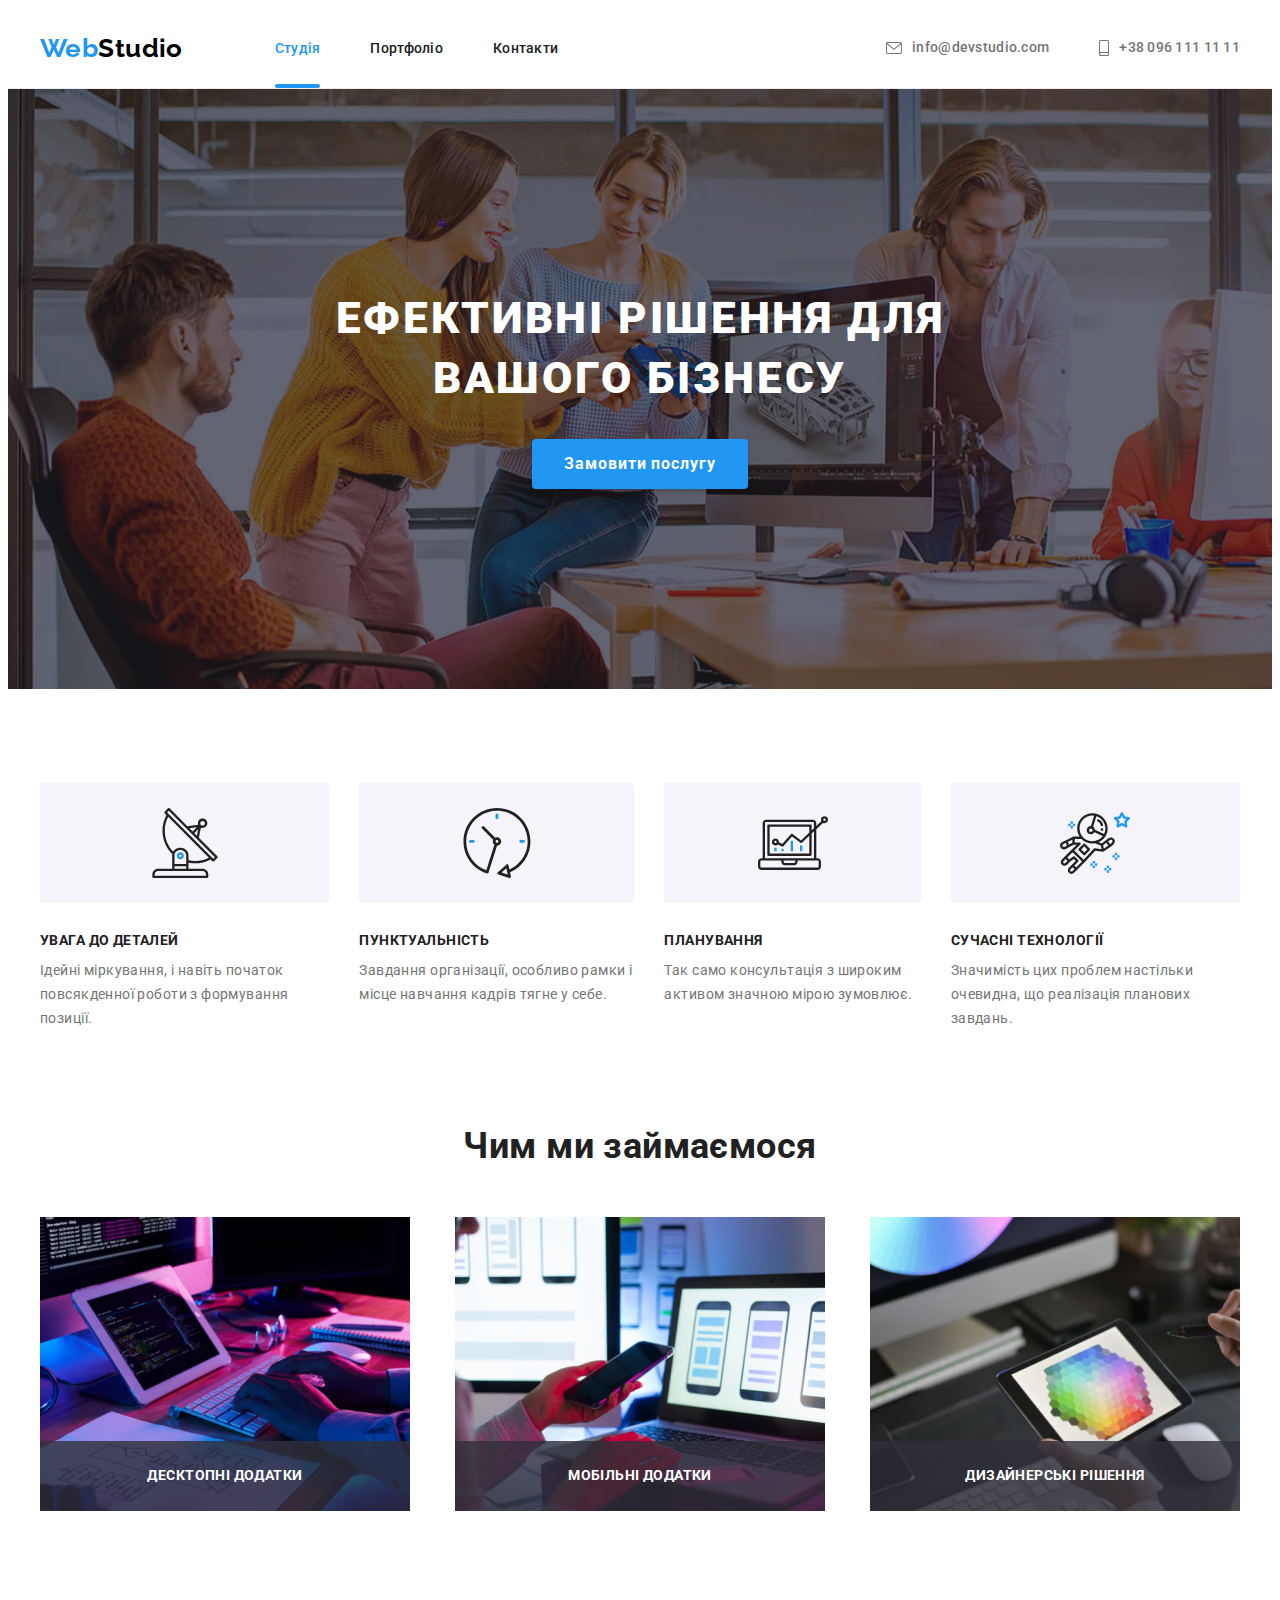
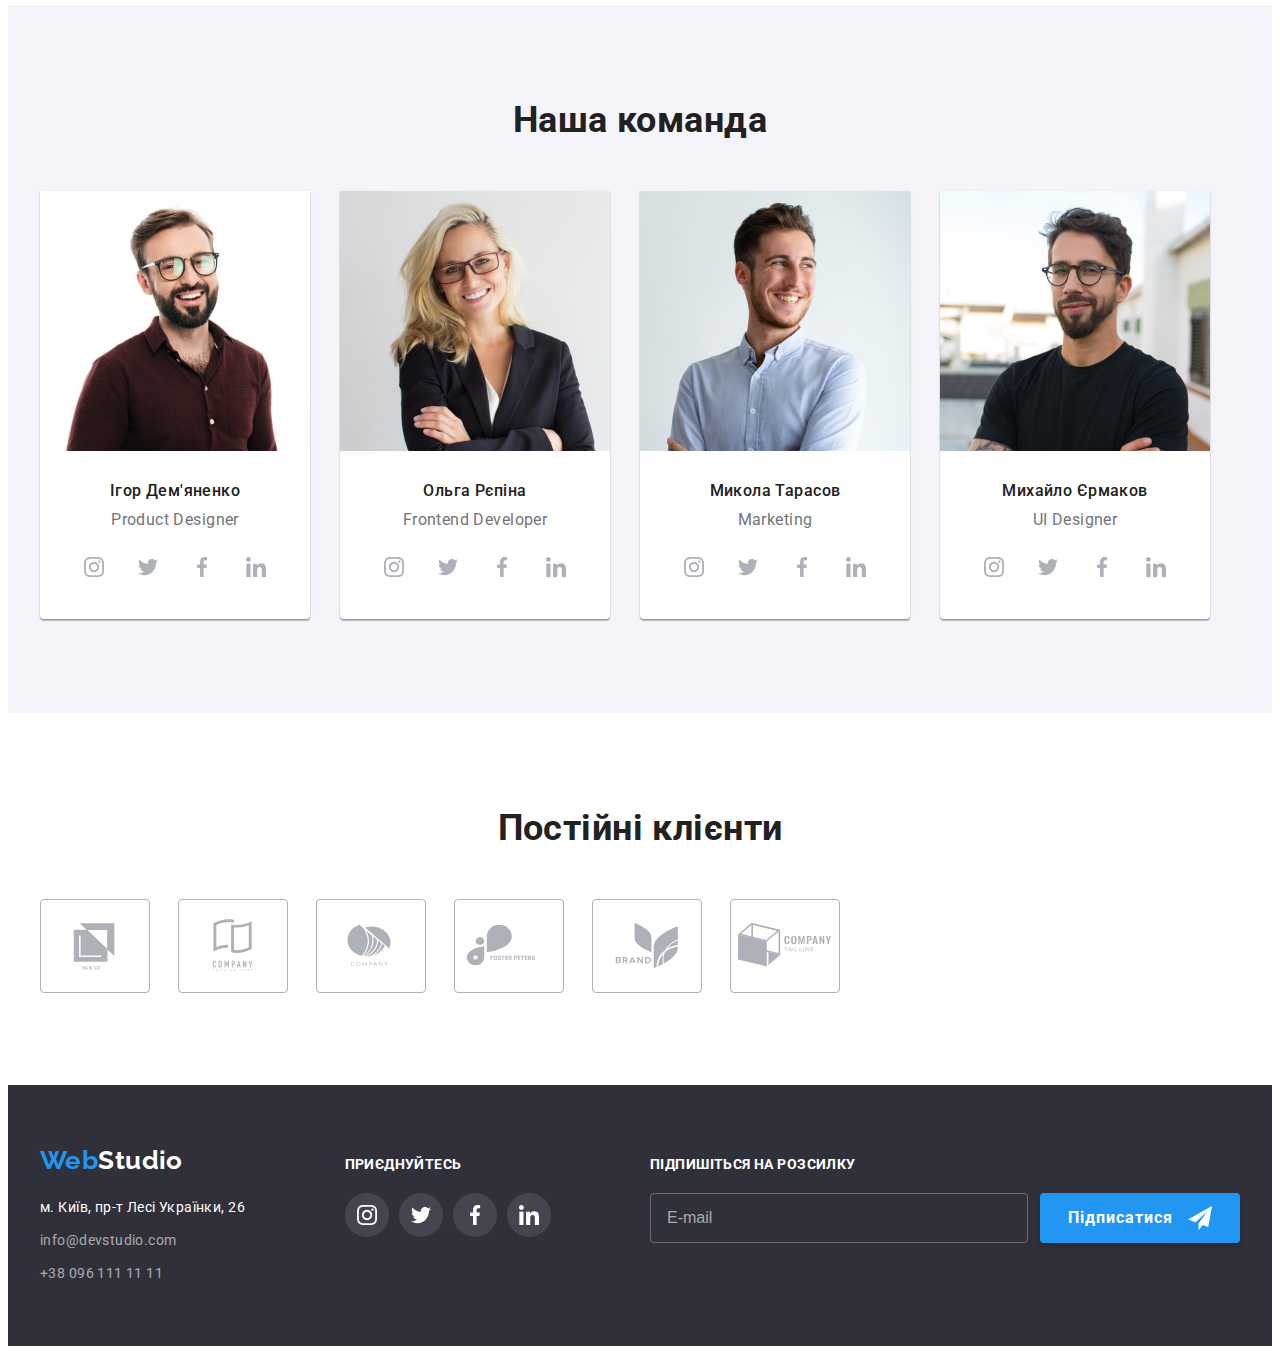
<file: index.html>
<!DOCTYPE html>
<html lang="uk">
  <head>
    <meta charset="UTF-8" />
    <meta http-equiv="X-UA-Compatible" content="IE=edge" />
    <meta name="viewport" content="width=device-width, initial-scale=1.0" />
    <title>Web Studio</title>
    <link rel="preconnect" href="https://fonts.googleapis.com" />
    <link rel="preconnect" href="https://fonts.gstatic.com" crossorigin />
    <link
      href="https://fonts.googleapis.com/css2?family=Raleway:wght@700&family=Roboto:wght@400;500;700;900&display=swap"
      rel="stylesheet"
    />
    <link
      rel="stylesheet"
      href="https://cdnjs.cloudflare.com/ajax/libs/modern-normalize/1.1.0/modern-normalize.min.css"
      integrity="sha512-wpPYUAdjBVSE4KJnH1VR1HeZfpl1ub8YT/NKx4PuQ5NmX2tKuGu6U/JRp5y+Y8XG2tV+wKQpNHVUX03MfMFn9Q=="
      crossorigin="anonymous"
      referrerpolicy="no-referrer"
    />
    <link rel="stylesheet" href="./css/style.css" />
  </head>
  <body>
    <header class="header">
      <div class="container">
        <nav class="nav">
          <a class="link logo-link header-link" href="./index.html"
            ><span class="logo-accent-color">Web</span>Studio</a
          >
          <ul class="list nav-list">
            <li class="item">
              <a class="link nav-link current-link" href="./index.html"
                >Студія</a
              >
            </li>
            <li class="item">
              <a class="link nav-link" href="./portfolio.html">Портфоліо</a>
            </li>
            <li class="item">
              <a class="link nav-link" href="#contacts">Контакти</a>
            </li>
          </ul>
        </nav>
        <ul class="list contact-list">
          <li class="item">
            <a class="link contact-link" href="mailto:info@devstudio.com">
              <svg class="contact-icon" width="16" height="12">
                <use href="./images/icons.svg#envelope"></use>
              </svg>
              info@devstudio.com
            </a>
          </li>
          <li class="item">
            <a class="link contact-link" href="tel:+380961111111">
              <svg class="contact-icon" width="10" height="16">
                <use href="./images/icons.svg#phone"></use>
              </svg>
              +38 096 111 11 11
            </a>
          </li>
        </ul>
      </div>
    </header>
    <main>
      <!-- hero -->
      <section class="hero">
        <h1 class="hero-title">Ефективні рішення для вашого бізнесу</h1>
        <button class="hero-btn" type="button" data-modal-open>
          Замовити послугу
        </button>
      </section>
      <!-- benefits-->
      <section class="section benefits">
        <div class="container">
          <h2 class="section-title visually-hidden">Наші переваги</h2>
          <ul class="list benefits-list">
            <li class="benefits-item">
              <div class="benefits-block-icon">
                <svg width="70" height="70">
                  <use href="./images/icons.svg#antenna"></use>
                </svg>
              </div>
              <h3 class="benefits-title">Увага до деталей</h3>
              <p class="benefits-text">
                Ідейні міркування, і навіть початок повсякденної роботи з
                формування позиції.
              </p>
            </li>
            <li class="benefits-item">
              <div class="benefits-block-icon">
                <svg width="70" height="70">
                  <use href="./images/icons.svg#clock"></use>
                </svg>
              </div>
              <h3 class="benefits-title">Пунктуальність</h3>
              <p class="benefits-text">
                Завдання організації, особливо рамки і місце навчання кадрів
                тягне у себе.
              </p>
            </li>
            <li class="benefits-item">
              <div class="benefits-block-icon">
                <svg width="70" height="70">
                  <use href="./images/icons.svg#diagram"></use>
                </svg>
              </div>
              <h3 class="benefits-title">Планування</h3>
              <p class="benefits-text">
                Так само консультація з широким активом значною мірою зумовлює.
              </p>
            </li>
            <li class="benefits-item">
              <div class="benefits-block-icon">
                <svg width="70" height="70">
                  <use href="./images/icons.svg#astronaut"></use>
                </svg>
              </div>
              <h3 class="benefits-title">Сучасні технології</h3>
              <p class="benefits-text">
                Значимість цих проблем настільки очевидна, що реалізація
                планових завдань.
              </p>
            </li>
          </ul>
        </div>
      </section>
      <!-- work -->
      <section class="section work">
        <div class="container">
          <h2 class="section-title">Чим ми займаємося</h2>
          <ul class="list work-list">
            <li class="work-item">
              <img
                src="./images/work/box1.jpg"
                alt="Ноутбук"
                width="370"
                height="294"
              />
              <p class="work-overflow-text">Десктопні додатки</p>
            </li>
            <li class="work-item">
              <img
                src="./images/work/box2.jpg"
                alt="Телефон"
                width="370"
                height="294"
              />
              <p class="work-overflow-text">Мобільні додатки</p>
            </li>
            <li class="work-item">
              <img
                src="./images/work/box3.jpg"
                alt="Планшет"
                width="370"
                height="294"
              />
              <p class="work-overflow-text">Дизайнерські рішення</p>
            </li>
          </ul>
        </div>
      </section>
      <!-- team -->
      <section class="section team">
        <div class="container">
          <h2 class="section-title">Наша команда</h2>
          <ul class="list team-list">
            <li class="team-item">
              <img
                src="./images/team/img1.jpg"
                alt="Чоловік посміхається"
                width="270"
                height="260"
              />
              <h3 class="team-title">Ігор Дем'яненко</h3>
              <p class="team-text" lang="en">Product Designer</p>
              <ul class="list social-list-icon">
                <li class="social-item-icon">
                  <a
                    class="social-link"
                    href="https://www.instagram.com/"
                    target="_blank"
                    rel="noopener noreferrer"
                  >
                    <svg class="emblem social-emblem" width="20" height="20">
                      <use href="./images/icons.svg#instagram"></use>
                    </svg>
                  </a>
                </li>
                <li class="social-item-icon">
                  <a
                    class="social-link"
                    href="https://twitter.com/"
                    target="_blank"
                    rel="noopener noreferrer"
                  >
                    <svg class="emblem social-emblem" width="20" height="20">
                      <use href="./images/icons.svg#twitter"></use>
                    </svg>
                  </a>
                </li>
                <li class="social-item-icon">
                  <a
                    class="social-link"
                    href="https://uk-ua.facebook.com/"
                    target="_blank"
                    rel="noopener noreferrer"
                  >
                    <svg class="emblem social-emblem" width="20" height="20">
                      <use href="./images/icons.svg#facebook"></use>
                    </svg>
                  </a>
                </li>
                <li class="social-item-icon">
                  <a
                    class="social-link"
                    href="https://ua.linkedin.com/"
                    target="_blank"
                    rel="noopener noreferrer"
                  >
                    <svg class="emblem social-emblem" width="20" height="20">
                      <use href="./images/icons.svg#linkedin"></use>
                    </svg>
                  </a>
                </li>
              </ul>
            </li>
            <li class="team-item">
              <img
                src="./images/team/img2.jpg"
                alt="Дівчина посміхається"
                width="270"
                height="260"
              />
              <h3 class="team-title">Ольга Рєпіна</h3>
              <p class="team-text" lang="en">Frontend Developer</p>
              <ul class="list social-list-icon">
                <li class="social-item-icon">
                  <a
                    class="social-link"
                    href="https://www.instagram.com/"
                    target="_blank"
                    rel="noopener noreferrer"
                  >
                    <svg class="emblem social-emblem" width="20" height="20">
                      <use href="./images/icons.svg#instagram"></use>
                    </svg>
                  </a>
                </li>
                <li class="social-item-icon">
                  <a
                    class="social-link"
                    href="https://twitter.com/"
                    target="_blank"
                    rel="noopener noreferrer"
                  >
                    <svg class="emblem social-emblem" width="20" height="20">
                      <use href="./images/icons.svg#twitter"></use>
                    </svg>
                  </a>
                </li>
                <li class="social-item-icon">
                  <a
                    class="social-link"
                    href="https://uk-ua.facebook.com/"
                    target="_blank"
                    rel="noopener noreferrer"
                  >
                    <svg class="emblem social-emblem" width="20" height="20">
                      <use href="./images/icons.svg#facebook"></use>
                    </svg>
                  </a>
                </li>
                <li class="social-item-icon">
                  <a
                    class="social-link"
                    href="https://ua.linkedin.com/"
                    target="_blank"
                    rel="noopener noreferrer"
                  >
                    <svg class="emblem social-emblem" width="20" height="20">
                      <use href="./images/icons.svg#linkedin"></use>
                    </svg>
                  </a>
                </li>
              </ul>
            </li>
            <li class="team-item">
              <img
                src="./images/team/img3.jpg"
                alt="Чоловік посміхається"
                width="270"
                height="260"
              />
              <h3 class="team-title">Микола Тарасов</h3>
              <p class="team-text" lang="en">Marketing</p>
              <ul class="list social-list-icon">
                <li class="social-item-icon">
                  <a
                    class="social-link"
                    href="https://www.instagram.com/"
                    target="_blank"
                    rel="noopener noreferrer"
                  >
                    <svg class="emblem social-emblem" width="20" height="20">
                      <use href="./images/icons.svg#instagram"></use>
                    </svg>
                  </a>
                </li>
                <li class="social-item-icon">
                  <a
                    class="social-link"
                    href="https://twitter.com/"
                    target="_blank"
                    rel="noopener noreferrer"
                  >
                    <svg class="emblem social-emblem" width="20" height="20">
                      <use href="./images/icons.svg#twitter"></use>
                    </svg>
                  </a>
                </li>
                <li class="social-item-icon">
                  <a
                    class="social-link"
                    href="https://uk-ua.facebook.com/"
                    target="_blank"
                    rel="noopener noreferrer"
                  >
                    <svg class="emblem social-emblem" width="20" height="20">
                      <use href="./images/icons.svg#facebook"></use>
                    </svg>
                  </a>
                </li>
                <li class="social-item-icon">
                  <a
                    class="social-link"
                    href="https://ua.linkedin.com/"
                    target="_blank"
                    rel="noopener noreferrer"
                  >
                    <svg class="emblem social-emblem" width="20" height="20">
                      <use href="./images/icons.svg#linkedin"></use>
                    </svg>
                  </a>
                </li>
              </ul>
            </li>
            <li class="team-item">
              <img
                src="./images/team/img4.jpg"
                alt="Чоловік посміхається"
                width="270"
                height="260"
              />
              <h3 class="team-title">Михайло Єрмаков</h3>
              <p class="team-text" lang="en">UI Designer</p>
              <ul class="list social-list-icon">
                <li class="social-item-icon">
                  <a
                    class="social-link"
                    href="https://www.instagram.com/"
                    target="_blank"
                    rel="noopener noreferrer"
                  >
                    <svg class="emblem social-emblem" width="20" height="20">
                      <use href="./images/icons.svg#instagram"></use>
                    </svg>
                  </a>
                </li>
                <li class="social-item-icon">
                  <a
                    class="social-link"
                    href="https://twitter.com/"
                    target="_blank"
                    rel="noopener noreferrer"
                  >
                    <svg class="emblem social-emblem" width="20" height="20">
                      <use href="./images/icons.svg#twitter"></use>
                    </svg>
                  </a>
                </li>
                <li class="social-item-icon">
                  <a
                    class="social-link"
                    href="https://uk-ua.facebook.com/"
                    target="_blank"
                    rel="noopener noreferrer"
                  >
                    <svg class="emblem social-emblem" width="20" height="20">
                      <use href="./images/icons.svg#facebook"></use>
                    </svg>
                  </a>
                </li>
                <li class="social-item-icon">
                  <a
                    class="social-link"
                    href="https://ua.linkedin.com/"
                    target="_blank"
                    rel="noopener noreferrer"
                  >
                    <svg class="emblem social-emblem" width="20" height="20">
                      <use href="./images/icons.svg#linkedin"></use>
                    </svg>
                  </a>
                </li>
              </ul>
            </li>
          </ul>
        </div>
      </section>
      <!-- clients -->
      <section class="section clients">
        <div class="container">
          <h2 class="section-title">Постійні клієнти</h2>
          <ul class="list clients-list">
            <li class="clients-item">
              <a href="" class="clients-link">
                <svg class="emblem clients-emblem" width="106" height="60">
                  <use href="./images/icons.svg#logo-1"></use>
                </svg>
              </a>
            </li>
            <li class="clients-item">
              <a href="" class="clients-link">
                <svg class="emblem clients-emblem" width="106" height="60">
                  <use href="./images/icons.svg#logo-2"></use>
                </svg>
              </a>
            </li>
            <li class="clients-item">
              <a href="" class="clients-link">
                <svg class="emblem clients-emblem" width="106" height="60">
                  <use href="./images/icons.svg#logo-3"></use>
                </svg>
              </a>
            </li>
            <li class="clients-item">
              <a href="" class="clients-link">
                <svg class="emblem clients-emblem" width="106" height="60">
                  <use href="./images/icons.svg#logo-4"></use>
                </svg>
              </a>
            </li>
            <li class="clients-item">
              <a href="" class="clients-link">
                <svg class="emblem clients-emblem" width="106" height="60">
                  <use href="./images/icons.svg#logo-5"></use>
                </svg>
              </a>
            </li>
            <li class="clients-item">
              <a href="" class="clients-link">
                <svg class="emblem clients-emblem" width="106" height="60">
                  <use href="./images/icons.svg#logo-6"></use>
                </svg>
              </a>
            </li>
          </ul>
        </div>
      </section>
    </main>

    <footer class="footer">
      <div class="container footer-container">
        <div>
          <a class="link logo-link footer-logo" href="./index.html"
            ><span class="logo-accent-color">Web</span>Studio</a
          >
          <address id="contacts">
            <ul class="list address-list">
              <li class="address-item">
                <a
                  class="link address-link address-color"
                  href="https://goo.gl/maps/d6iccHRfaMmL4T6e6"
                  >м. Київ, пр-т Лесі Українки, 26</a
                >
              </li>
              <li class="address-item">
                <a class="link address-link" href="mailto:info@devstudio.com"
                  >info@devstudio.com</a
                >
              </li>
              <li class="address-item">
                <a class="link address-link" href="tel:+380961111111"
                  >+38 096 111 11 11</a
                >
              </li>
            </ul>
          </address>
        </div>
        <div class="footer-join-wrap">
          <b class="join">приєднуйтесь</b>
          <ul class="list social-list-icon">
            <li class="social-item-icon">
              <a
                class="social-link"
                href="https://www.instagram.com/"
                target="_blank"
                rel="noopener noreferrer"
              >
                <svg class="emblem social-emblem" width="20" height="20">
                  <use href="./images/icons.svg#instagram"></use>
                </svg>
              </a>
            </li>
            <li class="social-item-icon">
              <a
                class="social-link"
                href="https://twitter.com/"
                target="_blank"
                rel="noopener noreferrer"
              >
                <svg class="emblem social-emblem" width="20" height="20">
                  <use href="./images/icons.svg#twitter"></use>
                </svg>
              </a>
            </li>
            <li class="social-item-icon">
              <a
                class="social-link"
                href="https://uk-ua.facebook.com/"
                target="_blank"
                rel="noopener noreferrer"
              >
                <svg class="emblem social-emblem" width="20" height="20">
                  <use href="./images/icons.svg#facebook"></use>
                </svg>
              </a>
            </li>
            <li class="social-item-icon">
              <a
                class="social-link"
                href="https://ua.linkedin.com/"
                target="_blank"
                rel="noopener noreferrer"
              >
                <svg class="emblem social-emblem" width="20" height="20">
                  <use href="./images/icons.svg#linkedin"></use>
                </svg>
              </a>
            </li>
          </ul>
        </div>
        <form>
          <b class="subscribe">Підпишіться на розсилку</b>
          <div class="footer-subscribe-thumb">
            <input
              class="footer-subscribe-input"
              type="email"
              placeholder="E-mail"
              required
            />
            <button class="footer-subscribe-btn" type="submit">
              Підписатися
              <svg class="footer-subscribe-btn-icon" width="24" height="24">
                <use href="./images/icons.svg#subscribe-icon"></use>
              </svg>
            </button>
          </div>
        </form>
      </div>
    </footer>

    <div class="backdrop is-hidden" data-modal>
      <div class="modal">
        <button class="modal-close-btn" type="button" data-modal-close>
          <svg class="modal-close-icon" width="18" height="18">
            <use href="./images/icons.svg#close-icon"></use>
          </svg>
        </button>
        <b class="modal-title">Залиште свої дані, ми вам передзвонимо</b>
        <form class="modal-form">
          <label class="modal-label">
            Ім'я
            <span class="modal-inputs-wrap">
                <input class="modal-input" type="text" name="modal-name" required pattern="^[а-яА-Яa-zA-Z]+\s[а-яА-Яa-zA-Z]+$" title="Введіть ім'я та призвіще"/>
                <svg class="modal-input-icons">
                    <use href="./images/icons.svg#modal-name"></use>
                </svg>
            </span>
          </label>
          <label class="modal-label">
            Телефон
            <span class="modal-inputs-wrap">
                <input class="modal-input" type="tel" name="modal-phone" required />
                <svg class="modal-input-icons">
                    <use href="./images/icons.svg#modal-phone"></use>
                </svg>
            </sp>
          </label>
          <label class="modal-label">
            Пошта
            <span class="modal-inputs-wrap">
                <input class="modal-input" type="email" name="modal-email" required />
                <svg class="modal-input-icons">
                    <use href="./images/icons.svg#modal-email"></use>
                </svg>
            </sp>
          </label>
          <label class="modal-label">
            Коментар
            <textarea
              class="modal-input modal-comment"
              name="modal-comment"
              placeholder="Введіть текст"
            ></textarea>
          </label>
            <div class="modal-agreement-wraper">
                <input class="original-checkbox visually-hidden" type="checkbox" name="modal-agreement" id="modal-agreement" required />
                <label class="modal-agreement-label" for="modal-agreement">Погоджуюся з розсилкою та приймаю&nbsp
                    <a class="terms-contract" href="">Умови договору</a>
                </label>
            </div>
          <button class="modal-submit-btn" type="submit">Відправити</button>
        </form>
      </div>
    </div>

    <script src="./js/modal.js"></script>
  </body>
</html>
</file>
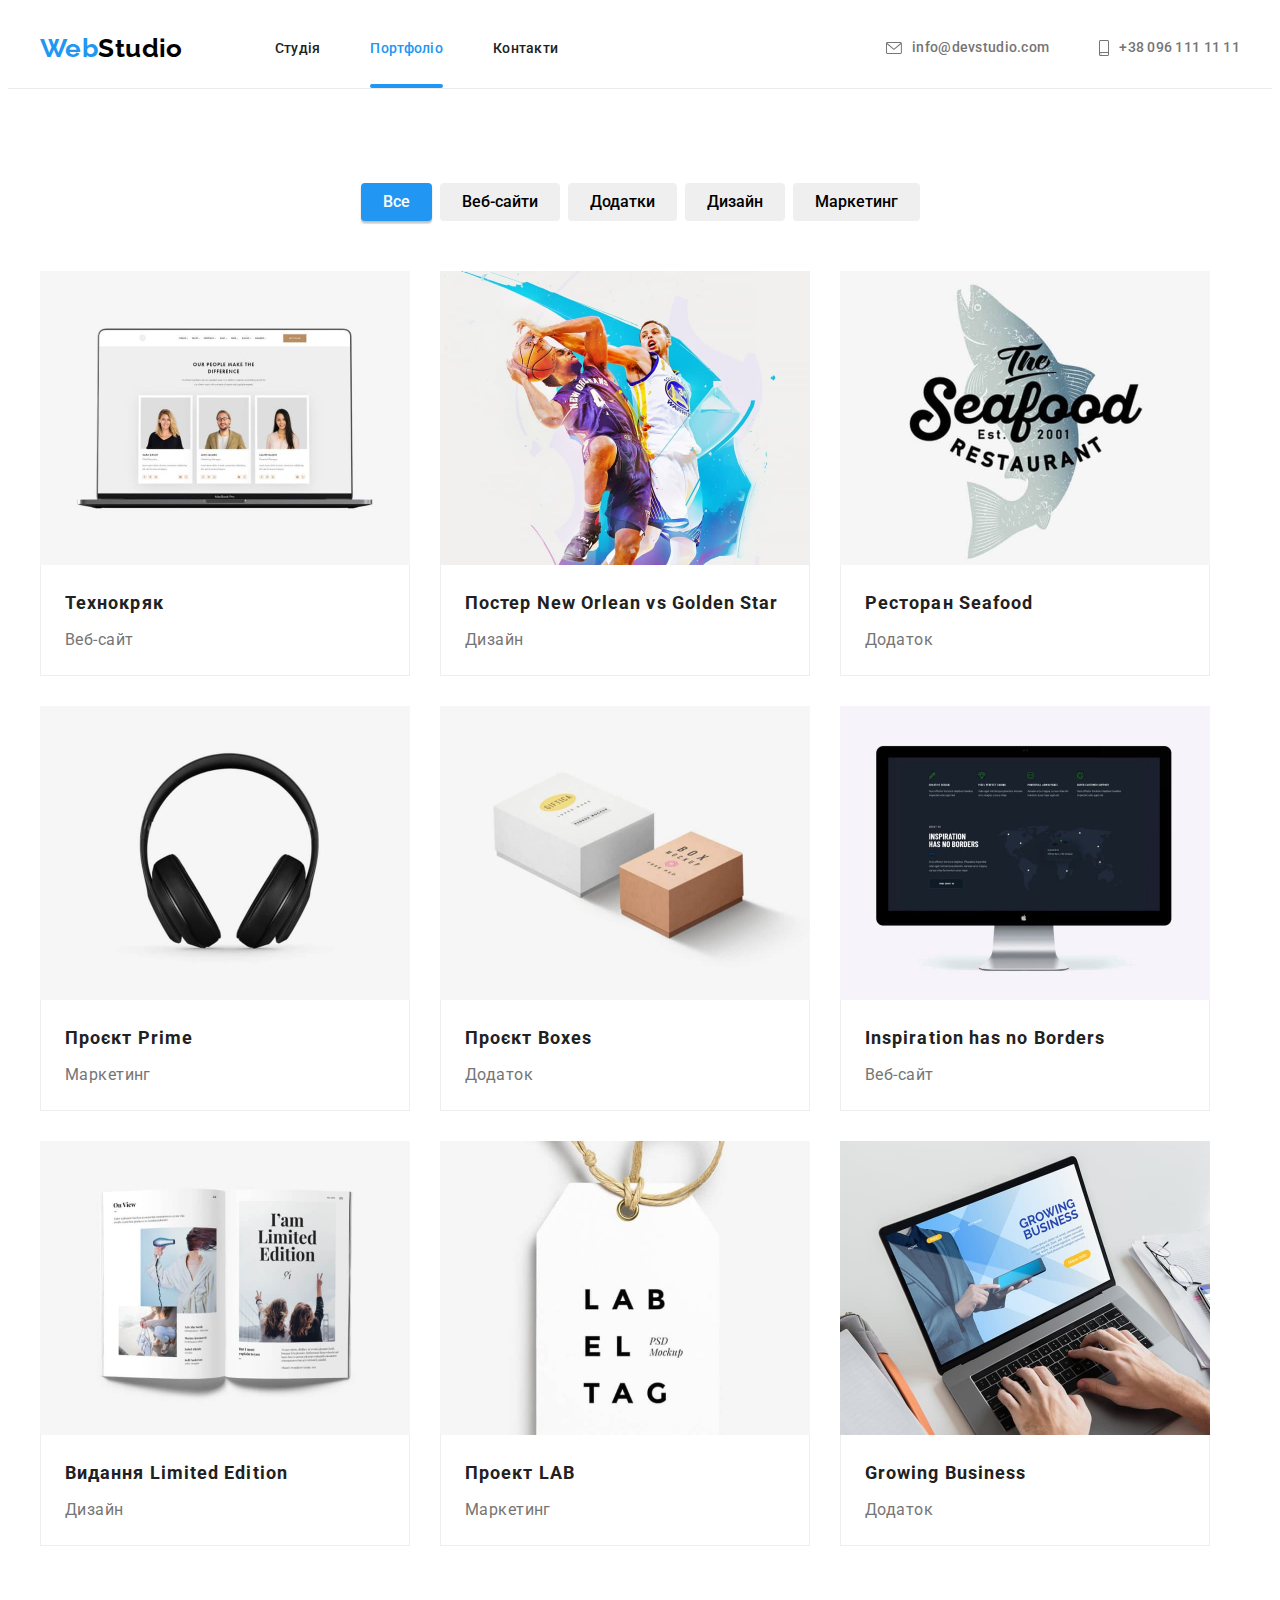
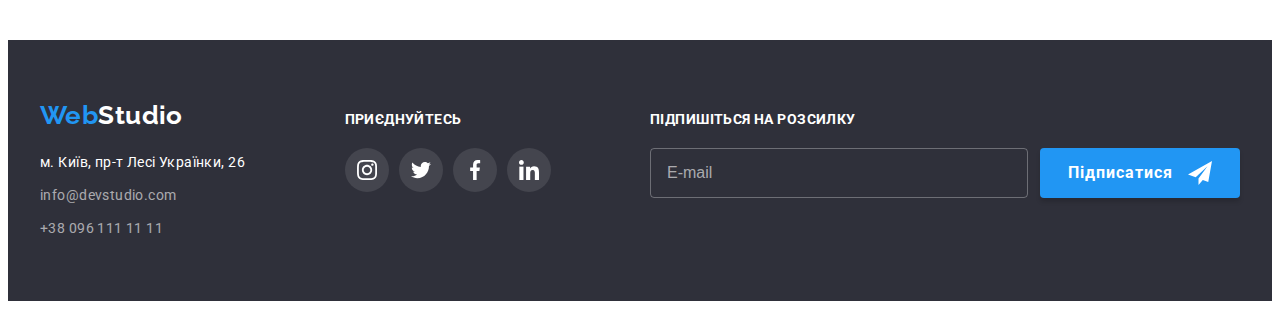
<file: portfolio.html>
<!DOCTYPE html>
<html lang="uk">
  <head>
    <meta charset="UTF-8" />
    <meta http-equiv="X-UA-Compatible" content="IE=edge" />
    <meta name="viewport" content="width=device-width, initial-scale=1.0" />
    <title>Porfolio</title>
    <link rel="preconnect" href="https://fonts.googleapis.com" />
    <link rel="preconnect" href="https://fonts.gstatic.com" crossorigin />
    <link
      href="https://fonts.googleapis.com/css2?family=Raleway:wght@700&family=Roboto:wght@400;500;700;900&display=swap"
      rel="stylesheet"
    />
    <link
      rel="stylesheet"
      href="https://cdnjs.cloudflare.com/ajax/libs/modern-normalize/1.1.0/modern-normalize.min.css"
      integrity="sha512-wpPYUAdjBVSE4KJnH1VR1HeZfpl1ub8YT/NKx4PuQ5NmX2tKuGu6U/JRp5y+Y8XG2tV+wKQpNHVUX03MfMFn9Q=="
      crossorigin="anonymous"
      referrerpolicy="no-referrer"
    />
    <link rel="stylesheet" href="./css/style.css" />
  </head>
  <body>
    <header class="header">
      <div class="container">
        <nav class="nav">
          <a class="link logo-link header-link" href="./index.html"
            ><span class="logo-accent-color">Web</span>Studio</a
          >
          <ul class="list nav-list">
            <li class="item">
              <a class="link nav-link" href="./index.html">Студія</a>
            </li>
            <li class="item">
              <a class="link nav-link current-link" href="./portfolio.html"
                >Портфоліо</a
              >
            </li>
            <li class="item">
              <a class="link nav-link" href="#contacts">Контакти</a>
            </li>
          </ul>
        </nav>
        <ul class="list contact-list">
          <li class="item">
            <a class="link contact-link" href="mailto:info@devstudio.com">
              <svg class="contact-icon" width="16" height="12">
                <use href="./images/icons.svg#envelope"></use>
              </svg>
              info@devstudio.com
            </a>
          </li>
          <li class="item">
            <a class="link contact-link" href="tel:+380961111111">
              <svg class="contact-icon" width="10" height="16">
                <use href="./images/icons.svg#phone"></use>
              </svg>
              +38 096 111 11 11
            </a>
          </li>
        </ul>
      </div>
    </header>
    <main>
      <section class="section portfolio">
        <div class="container">
          <h1 class="visually-hidden">Portfolio</h1>
          <ul class="list menu-list">
            <li class="menu-item">
              <button class="menu-btn current-btn" type="button">Все</button>
            </li>
            <li class="menu-item">
              <button class="menu-btn" type="button">Веб-сайти</button>
            </li>
            <li class="menu-item">
              <button class="menu-btn" type="button">Додатки</button>
            </li>
            <li class="menu-item">
              <button class="menu-btn" type="button">Дизайн</button>
            </li>
            <li class="menu-item">
              <button class="menu-btn" type="button">Маркетинг</button>
            </li>
          </ul>
          <ul class="list portfolio-list">
            <li class="portfolio-item">
              <a class="link portfolio-link" href="">
                <div class="portfolio-overflow-wrap">
                  <img
                    src="./images/portfolio/portfolio1.jpg"
                    alt="ноутбук"
                    width="370"
                    height="294"
                  />
                  <p class="portfolio-overflow">
                    Ресурс пропонує комплексні пропозиції з різним рівнем
                    функціоналу та сервісів. Все це дозволить відвідувачу
                    отримати вичерпні відомості про компанію чи приватну особу.
                  </p>
                </div>
                <div class="portfolio-text-wrap">
                  <h2 class="portfolio-title">Технокряк</h2>
                  <p class="portfolio-text">Веб-сайт</p>
                </div></a
              >
            </li>
            <li class="portfolio-item">
              <a class="link portfolio-link" href="">
                <div class="portfolio-overflow-wrap">
                  <img
                    src="./images/portfolio/portfolio2.jpg"
                    alt="два баскетболіста"
                    width="370"
                    height="294"
                  />
                  <p class="portfolio-overflow">
                    Ресурс пропонує комплексні пропозиції з різним рівнем
                    функціоналу та сервісів. Все це дозволить відвідувачу
                    отримати вичерпні відомості про компанію чи приватну особу.
                  </p>
                </div>
                <div class="portfolio-text-wrap">
                  <h2 class="portfolio-title">
                    Постер New Orlean vs Golden Star
                  </h2>
                  <p class="portfolio-text">Дизайн</p>
                </div>
              </a>
            </li>
            <li class="portfolio-item">
              <a class="link portfolio-link" href="">
                <div class="portfolio-overflow-wrap">
                  <img
                    src="./images/portfolio/portfolio3.jpg"
                    alt="логотип ресторана Сіфудз"
                    width="370"
                    height="294"
                  />
                  <p class="portfolio-overflow">
                    Ресурс пропонує комплексні пропозиції з різним рівнем
                    функціоналу та сервісів. Все це дозволить відвідувачу
                    отримати вичерпні відомості про компанію чи приватну особу.
                  </p>
                </div>
                <div class="portfolio-text-wrap">
                  <h2 class="portfolio-title">Ресторан Seafood</h2>
                  <p class="portfolio-text">Додаток</p>
                </div>
              </a>
            </li>
            <li class="portfolio-item">
              <a class="link portfolio-link" href="">
                <div class="portfolio-overflow-wrap">
                  <img
                    src="./images/portfolio/portfolio4.jpg"
                    alt="навушники"
                    width="370"
                    height="294"
                  />
                  <p class="portfolio-overflow">
                    Ресурс пропонує комплексні пропозиції з різним рівнем
                    функціоналу та сервісів. Все це дозволить відвідувачу
                    отримати вичерпні відомості про компанію чи приватну особу.
                  </p>
                </div>
                <div class="portfolio-text-wrap">
                  <h2 class="portfolio-title">Проєкт Prime</h2>
                  <p class="portfolio-text">Маркетинг</p>
                </div>
              </a>
            </li>
            <li class="portfolio-item">
              <a class="link portfolio-link" href="">
                <div class="portfolio-overflow-wrap">
                  <img
                    src="./images/portfolio/portfolio5.jpg"
                    alt="дві коробки"
                    width="370"
                    height="294"
                  />
                  <p class="portfolio-overflow">
                    Ресурс пропонує комплексні пропозиції з різним рівнем
                    функціоналу та сервісів. Все це дозволить відвідувачу
                    отримати вичерпні відомості про компанію чи приватну особу.
                  </p>
                </div>
                <div class="portfolio-text-wrap">
                  <h2 class="portfolio-title">Проєкт Boxes</h2>
                  <p class="portfolio-text">Додаток</p>
                </div>
              </a>
            </li>
            <li class="portfolio-item">
              <a class="link portfolio-link" href="">
                <div class="portfolio-overflow-wrap">
                  <img
                    src="./images/portfolio/portfolio6.jpg"
                    alt="монітор"
                    width="370"
                    height="294"
                  />
                  <p class="portfolio-overflow">
                    Ресурс пропонує комплексні пропозиції з різним рівнем
                    функціоналу та сервісів. Все це дозволить відвідувачу
                    отримати вичерпні відомості про компанію чи приватну особу.
                  </p>
                </div>
                <div class="portfolio-text-wrap">
                  <h2 class="portfolio-title">Inspiration has no Borders</h2>
                  <p class="portfolio-text">Веб-сайт</p>
                </div>
              </a>
            </li>
            <li class="portfolio-item">
              <a class="link portfolio-link" href="">
                <div class="portfolio-overflow-wrap">
                  <img
                    src="./images/portfolio/portfolio7.jpg"
                    alt="журнал"
                    width="370"
                    height="294"
                  />
                  <p class="portfolio-overflow">
                    Ресурс пропонує комплексні пропозиції з різним рівнем
                    функціоналу та сервісів. Все це дозволить відвідувачу
                    отримати вичерпні відомості про компанію чи приватну особу.
                  </p>
                </div>
                <div class="portfolio-text-wrap">
                  <h2 class="portfolio-title">Видання Limited Edition</h2>
                  <p class="portfolio-text">Дизайн</p>
                </div>
              </a>
            </li>
            <li class="portfolio-item">
              <a class="link portfolio-link" href="">
                <div class="portfolio-overflow-wrap">
                  <img
                    src="./images/portfolio/portfolio8.jpg"
                    alt="лейба"
                    width="370"
                    height="294"
                  />
                  <p class="portfolio-overflow">
                    Ресурс пропонує комплексні пропозиції з різним рівнем
                    функціоналу та сервісів. Все це дозволить відвідувачу
                    отримати вичерпні відомості про компанію чи приватну особу.
                  </p>
                </div>
                <div class="portfolio-text-wrap">
                  <h2 class="portfolio-title">Проект LAB</h2>
                  <p class="portfolio-text">Маркетинг</p>
                </div>
              </a>
            </li>
            <li class="portfolio-item">
              <a class="link portfolio-link" href="">
                <div class="portfolio-overflow-wrap">
                  <img
                    src="./images/portfolio/portfolio9.jpg"
                    alt="робота за ноутбуком"
                    width="370"
                    height="294"
                  />
                  <p class="portfolio-overflow">
                    Ресурс пропонує комплексні пропозиції з різним рівнем
                    функціоналу та сервісів. Все це дозволить відвідувачу
                    отримати вичерпні відомості про компанію чи приватну особу.
                  </p>
                </div>
                <div class="portfolio-text-wrap">
                  <h2 class="portfolio-title">Growing Business</h2>
                  <p class="portfolio-text">Додаток</p>
                </div>
              </a>
            </li>
          </ul>
        </div>
      </section>
    </main>
    <footer class="footer">
      <div class="container footer-container">
        <div>
          <a class="link logo-link footer-logo" href="./index.html"
            ><span class="logo-accent-color">Web</span>Studio</a
          >
          <address id="contacts">
            <ul class="list address-list">
              <li class="address-item">
                <a
                  class="link address-link address-color"
                  href="https://goo.gl/maps/d6iccHRfaMmL4T6e6"
                  >м. Київ, пр-т Лесі Українки, 26</a
                >
              </li>
              <li class="address-item">
                <a class="link address-link" href="mailto:info@devstudio.com"
                  >info@devstudio.com</a
                >
              </li>
              <li class="address-item">
                <a class="link address-link" href="tel:+380961111111"
                  >+38 096 111 11 11</a
                >
              </li>
            </ul>
          </address>
        </div>
        <div class="footer-join-wrap">
          <b class="join">приєднуйтесь</b>
          <ul class="list social-list-icon">
            <li class="social-item-icon">
              <a
                class="social-link"
                href="https://www.instagram.com/"
                target="_blank"
                rel="noopener noreferrer"
              >
                <svg class="emblem social-emblem" width="20" height="20">
                  <use href="./images/icons.svg#instagram"></use>
                </svg>
              </a>
            </li>
            <li class="social-item-icon">
              <a
                class="social-link"
                href="https://twitter.com/"
                target="_blank"
                rel="noopener noreferrer"
              >
                <svg class="emblem social-emblem" width="20" height="20">
                  <use href="./images/icons.svg#twitter"></use>
                </svg>
              </a>
            </li>
            <li class="social-item-icon">
              <a
                class="social-link"
                href="https://uk-ua.facebook.com/"
                target="_blank"
                rel="noopener noreferrer"
              >
                <svg class="emblem social-emblem" width="20" height="20">
                  <use href="./images/icons.svg#facebook"></use>
                </svg>
              </a>
            </li>
            <li class="social-item-icon">
              <a
                class="social-link"
                href="https://ua.linkedin.com/"
                target="_blank"
                rel="noopener noreferrer"
              >
                <svg class="emblem social-emblem" width="20" height="20">
                  <use href="./images/icons.svg#linkedin"></use>
                </svg>
              </a>
            </li>
          </ul>
        </div>
        <form>
            <b class="subscribe">Підпишіться на розсилку</b>
            <div class="footer-subscribe-thumb">
                <input class="footer-subscribe-input" type="email" placeholder="E-mail" required>
                <button class="footer-subscribe-btn" type="submit">
                    Підписатися
                    <svg class="footer-subscribe-btn-icon" width="24" height="24">
                        <use href="./images/icons.svg#subscribe-icon"></use>
                    </svg>
                </button>
            </div>
        </form>
      </div>
    </footer>
  </body>
</html>
</file>
<file: css/style.css>
:root {
  --main-font: 'Roboto', sans-serif;
  --secondary-font: 'Raleway', sans-serif;
  --title-color: #212121;
  --text-color: #757575;
  --accent-color: #2196f3;
  --logo-header-color: #000000;
  --white-color: #ffffff;
  --secondary-white-color: rgba(255, 255, 255, 0.6);
  --header-border-color: #ececec;
  --main-backgroung-color: #2f303a;
  --secondary-background-color: #f5f4fa;
  --hero-gradient-color: rgba(47, 48, 58, 0.4);
  --icon-background-color: #afb1b8;
  --overflow-background-color: rgba(47, 48, 58, 0.8);
  --portfolio-overflow-background-color: rgba(33, 150, 243, 0.9);
  --backdrop-color: rgba(0, 0, 0, 0.2);

  --transition-timing-function: cubic-bezier(0.4, 0, 0.2, 1);
}
body {
  font-size: 14px;
  letter-spacing: 0.03em;
  background-color: var(--white-color);
  color: var(--title-color);
  font-family: var(--main-font);
}
.list {
  list-style: none;
}
.link {
  text-decoration: none;
}

h1,
h2,
h3,
h4,
h5,
h6 {
  margin-top: 0;
  margin-bottom: 0;
}

ul,
p {
  margin-top: 0;
  margin-bottom: 0;
  padding-left: 0;
}

img {
  display: block;
  max-width: 100%;
}

.container {
  width: 1200px;
  padding-left: 15px;
  padding-right: 15px;
  margin-left: auto;
  margin-right: auto;
}

*:focus {
  outline: none;
}

/* hide titles */
.visually-hidden {
  position: absolute;
  width: 1px;
  height: 1px;
  margin: -1px;
  border: 0;
  padding: 0;

  white-space: nowrap;
  clip-path: inset(100%);
  clip: rect(0 0 0 0);
  overflow: hidden;
}

/* ====header==== */
.header {
  border-bottom: 1px solid var(--header-border-color);
}

.header > .container {
  display: flex;
  align-items: center;
}

.nav {
  display: flex;
  align-items: center;
}

.header-link {
  margin-right: 92px;
  padding-top: 24px;
  padding-bottom: 24px;
}

.logo-link {
  font-family: var(--secondary-font);
  font-weight: 700;
  font-size: 26px;
  line-height: 1.19;
  color: var(--logo-header-color);
}

.logo-accent-color {
  color: var(--accent-color);
}

.nav-list,
.contact-list {
  display: flex;
}

.contact-list {
  margin-left: auto;
}

.nav-list > .item:not(:last-child),
.contact-list > .item:not(:last-child) {
  margin-right: 50px;
}

.nav-link,
.contact-link {
  transition: color 250ms var(--transition-timing-function);

  padding-top: 32px;
  padding-bottom: 32px;

  color: var(--title-color);
  font-weight: 500;
  line-height: 1.14;
  letter-spacing: 0.02em;
}

.contact-link {
  display: flex;
  justify-content: center;
  align-items: center;
  color: var(--text-color);
}

.contact-icon {
  fill: var(--text-color);
  margin-right: 10px;
}

.current-link {
  position: relative;

  color: var(--accent-color);
}

.current-link::after {
  display: block;
  position: absolute;
  bottom: 0;
  right: 0;

  content: '';
  width: 100%;
  height: 4px;
  background-color: var(--accent-color);
  border-radius: 2px;
}

.nav-link:hover,
.nav-link:focus,
.contact-link:hover,
.contact-link:focus {
  color: var(--accent-color);
}

.contact-link:hover .contact-icon,
.contact-link:focus .contact-icon {
  fill: currentColor;
}

/* ========Studio======== */

/* ====hero==== */
.hero {
  max-width: 1600px;
  text-align: center;
  padding-top: 200px;
  padding-bottom: 200px;
  margin-left: auto;
  margin-right: auto;

  background-color: var(--main-backgroung-color);
  background-image: linear-gradient(
      var(--hero-gradient-color),
      var(--hero-gradient-color)
    ),
    url('../images/hero.jpg');
  background-size: cover;
}

.hero-title {
  width: 696px;
  margin-left: auto;
  margin-right: auto;
  margin-bottom: 30px;

  font-weight: 900;
  font-size: 44px;
  line-height: 1.36;
  letter-spacing: 0.06em;
  text-transform: uppercase;
  color: var(--white-color);
}

.hero-btn,
.footer-subscribe-btn,
.modal-submit-btn {
  padding: 10px 32px;
  border-radius: 4px;

  font-family: var(--main-font);
  font-weight: 700;
  font-size: 16px;
  line-height: 1.88;
  letter-spacing: 0.06em;
  background-color: var(--accent-color);
  color: var(--white-color);
  box-shadow: 0px 4px 4px rgba(0, 0, 0, 0.15);

  cursor: pointer;
  border: none;
  transition: outline 250ms var(--transition-timing-function);
}

/* ====all sections==== */
.section {
  padding-top: 94px;
  padding-bottom: 94px;
}

.section-title {
  margin-bottom: 50px;

  font-weight: 700;
  font-size: 36px;
  line-height: 1.17;
  text-align: center;
}

/* =====benefits==== */
.benefits-list {
  display: flex;
}

.benefits-item {
  flex-basis: calc((100%-3 * 30px) / 4);
}

.benefits-item:not(:last-child) {
  margin-right: 30px;
}

.benefits-block-icon {
  display: flex;
  margin-bottom: 30px;
  height: 120px;
  justify-content: center;
  align-items: center;

  background-color: var(--secondary-background-color);
  border-radius: 4px;
}

.benefits-title {
  margin-bottom: 10px;

  font-size: 14px;
  font-weight: 700;
  line-height: 1.14;
  text-transform: uppercase;
}

.benefits-text {
  line-height: 1.71;
  color: var(--text-color);
}

/* ====work==== */
.work {
  padding-top: 0;
}

.work-list {
  display: flex;
  justify-content: space-between;
}

.work-item {
  position: relative;
}

.work-overflow-text {
  position: absolute;
  display: flex;
  justify-content: center;
  align-items: center;
  bottom: 0;
  right: 0;

  height: 70px;
  width: 100%;

  font-weight: 700;
  line-height: 1.14;
  text-transform: uppercase;
  color: var(--white-color);
  background: var(--overflow-background-color);
}

/* ====team==== */
.team {
  background-color: var(--secondary-background-color);
}

.team-list {
  display: flex;
  margin-left: -30px;
}

.team-item {
  margin-left: 30px;
  background: var(--white-color);
  box-shadow: 0px 1px 3px rgba(0, 0, 0, 0.12), 0px 1px 1px rgba(0, 0, 0, 0.14),
    0px 2px 1px rgba(0, 0, 0, 0.2);
  border-radius: 0px 0px 4px 4px;
}

.team-item > img {
  margin-bottom: 30px;
}

.team-title {
  margin-bottom: 10px;

  font-size: 16px;
  font-weight: 500;
  line-height: 1.19;
  text-align: center;
}

.team-text {
  margin-bottom: 16px;

  font-size: 16px;
  line-height: 1.19;
  text-align: center;
  color: var(--text-color);
}

.social-list-icon {
  display: flex;
  justify-content: center;
}

.team .social-list-icon {
  margin-bottom: 30px;
}

.social-item-icon:not(:last-child) {
  margin-right: 10px;
}

.social-link {
  transition: background-color 250ms var(--transition-timing-function);

  display: flex;
  justify-content: center;
  align-items: center;

  width: 44px;
  height: 44px;
  background-color: transparent;
  border-radius: 50%;
}

.emblem {
  transition: fill 250ms var(--transition-timing-function);

  fill: var(--icon-background-color);
}

.social-link:hover,
.social-link:focus {
  background-color: var(--accent-color);
}

.social-link:hover .social-emblem,
.social-link:focus .social-emblem {
  fill: var(--white-color);
}

/* ====clients==== */
.clients-list {
  display: flex;
  margin-left: -30px;
}

.clients-item {
  margin-left: 30px;
  height: 92px;
  flex-basis: calc((100%-5 * 30px) / 6);
}

.clients-link {
  transition: border-color 250ms var(--transition-timing-function);

  display: flex;
  height: 100%;
  width: 100%;

  justify-content: center;
  align-items: center;
  border: 1px solid var(--icon-background-color);
  border-radius: 4px;
}

.clients-link:hover,
.clients-link:focus {
  border-color: var(--accent-color);
}

.clients-emblem {
  transition: fill 250ms var(--transition-timing-function);
}

.clients-link:hover .clients-emblem,
.clients-link:focus .clients-emblem {
  fill: var(--accent-color);
}

/* ========Portfolio======== */
.menu-list {
  display: flex;
  justify-content: center;
  margin-bottom: 50px;
}

.menu-item:not(:last-child) {
  margin-right: 8px;
}

.menu-btn {
  transition: background-color 250ms var(--transition-timing-function),
    color 250ms var(--transition-timing-function),
    box-shadow 250ms var(--transition-timing-function);

  padding: 6px 22px;
  border-radius: 4px;

  font-family: var(--main-font);
  font-weight: 500;
  font-size: 16px;
  line-height: 1.63;
  cursor: pointer;
  border: none;
}

.menu-btn:hover,
.menu-btn:focus,
.current-btn {
  background-color: var(--accent-color);
  color: var(--white-color);
  box-shadow: 0px 3px 1px rgba(0, 0, 0, 0.1), 0px 1px 2px rgba(0, 0, 0, 0.08),
    0px 2px 2px rgba(0, 0, 0, 0.12);
}

.portfolio-list {
  display: flex;
  flex-wrap: wrap;

  margin-bottom: -30px;
  margin-left: -30px;
}

.portfolio-item {
  margin-bottom: 30px;
  margin-left: 30px;
}

.portfolio-link {
  display: block;
  flex-basis: calc((100%-2 * 30px) / 3);
  transition: box-shadow 250ms var(--transition-timing-function);
}

.portfolio-link:hover,
.portfolio-link:focus {
  box-shadow: 0px 1px 1px rgba(0, 0, 0, 0.12), 0px 4px 4px rgba(0, 0, 0, 0.06),
    1px 4px 6px rgba(0, 0, 0, 0.16);
}

.portfolio-link:hover .portfolio-overflow,
.portfolio-link:focus .portfolio-overflow {
  transform: translateY(-100%);
}

.portfolio-overflow-wrap {
  position: relative;
  overflow: hidden;
}

.portfolio-overflow {
  position: absolute;
  transform: translateY(0);
  transition: transform 250ms var(--transition-timing-function);

  padding: 63px 24px;

  font-weight: 400;
  font-size: 18px;
  line-height: 1.56;
  color: var(--white-color);
  background-color: var(--portfolio-overflow-background-color);
}

.portfolio-text-wrap {
  padding: 20px 24px;

  border: 1px solid #eeeeee;
  border-top: none;
}

.portfolio-title {
  margin-bottom: 4px;
  font-weight: 700;
  font-size: 18px;
  line-height: 2;
  letter-spacing: 0.06em;
  color: var(--title-color);
}

.portfolio-text {
  font-size: 16px;
  line-height: 1.88;
  color: var(--text-color);
}

/* ====footer==== */
.footer {
  padding-top: 60px;
  padding-bottom: 60px;

  background-color: var(--main-backgroung-color);
}

.footer-container {
  display: flex;
  justify-content: space-between;
  align-items: baseline;
}

.footer-logo {
  display: inline-block;
  margin-bottom: 20px;

  color: var(--white-color);
}

.address-item:not(:last-child) {
  margin-bottom: 9px;
}

.address-link {
  font-style: normal;
  line-height: 1.71;
  color: var(--secondary-white-color);
}

.address-color {
  color: var(--white-color);
}

.join,
.subscribe {
  display: inline-block;
  margin-bottom: 20px;

  font-weight: 700;
  line-height: 1.14;
  text-transform: uppercase;
  color: var(--white-color);
}

.footer .social-link {
  transition: background-color 250ms var(--transition-timing-function);

  background-color: rgba(255, 255, 255, 0.1);
}

.footer .social-link:hover,
.footer .social-link:focus {
  background-color: var(--accent-color);
}

.footer .emblem {
  fill: var(--white-color);
}

.footer-subscribe-thumb {
  display: flex;
}

.footer-subscribe-input {
  margin-right: 12px;
  width: 358px;
  padding-left: 16px;
  border: 1px solid rgba(255, 255, 255, 0.3);
  border-radius: 4px;

  background-color: inherit;
  font-size: 16px;
  line-height: 1.25;
  color: var(--white-color);
}

.footer-subscribe-input::placeholder {
  color: var(--secondary-white-color);
}

.footer-subscribe-btn {
  position: relative;

  min-width: 200px;
  padding: 10px 28px;

  overflow: hidden;
  text-align: start;
  transition: outline 250ms var(--transition-timing-function);
}

.footer-subscribe-btn:hover .footer-subscribe-btn-icon {
  animation: 1500ms var(--transition-timing-function)
    animation-subscribe-btn-icon;
}

.footer-subscribe-btn-icon {
  position: absolute;
  top: 50%;
  right: 28px;
  transform: translateY(-50%);

  /*margin-left: 10px;*/

  fill: var(--white-color);
}

@keyframes animation-subscribe-btn-icon {
  0%,
  100% {
    transform: translateY(-50%) rotateZ(0deg);
  }

  39% {
    transform: translate(200%, -200%);
  }

  40% {
    transform: translate(200%, -200%) rotateZ(-180deg);
  }

  60% {
    transform: translate(70%, -70%) rotateZ(-180deg);
  }
}

/* ====modal window==== */

.backdrop {
  position: fixed;
  top: 0;
  left: 0;
  width: 100vw;
  height: 100vh;
  background-color: var(--backdrop-color);
  transition: opacity 250ms var(--transition-timing-function),
    visibility 250ms var(--transition-timing-function);
}

.backdrop.is-hidden {
  opacity: 0;
  visibility: hidden;
  pointer-events: none;
}

.modal {
  position: absolute;
  top: 50%;
  left: 50%;
  transform: translate(-50%, -50%);
  padding: 40px;

  width: 528px;
  height: 580px;

  background: var(--white-color);
  box-shadow: 0px 1px 3px rgba(0, 0, 0, 0.12), 0px 1px 1px rgba(0, 0, 0, 0.14),
    0px 2px 1px rgba(0, 0, 0, 0.2);
  border-radius: 4px;
}

.modal-close-btn {
  position: absolute;
  top: 8px;
  right: 8px;
  display: flex;
  justify-content: center;
  align-items: center;

  width: 30px;
  height: 30px;
  padding: 0;

  background: transparent;
  border: 1px solid rgba(0, 0, 0, 0.1);
  border-radius: 50%;

  cursor: pointer;
}

.modal-close-icon {
  transition: fill 250ms var(--transition-timing-function);
}

.modal-close-btn:hover .modal-close-icon,
.modal-close-btn:focus .modal-close-icon,
.modal-input:hover + .modal-input-icons,
.modal-input:focus + .modal-input-icons {
  fill: var(--accent-color);
}

.modal-title {
  display: block;
  text-align: center;
  margin-bottom: 12px;

  font-weight: 700;
  font-size: 20px;
  line-height: 1.15;
  color: var(--title-color);
}

.modal-label {
  font-size: 12px;
  line-height: 1.17;
  letter-spacing: 0.01em;
  color: var(--text-color);
}

.modal-inputs-wrap {
  position: relative;
  margin-top: 4px;
  margin-bottom: 10px;
  display: block;
}

.modal-input {
  padding-left: 42px;

  width: 100%;
  height: 40px;

  border: 1px solid rgba(33, 33, 33, 0.2);
  border-radius: 4px;
  font-family: inherit;

  transition: border-color 250ms var(--transition-timing-function);
}

.modal-input:hover,
.modal-input:focus {
  border-color: var(--accent-color);
}

.modal-input-icons {
  position: absolute;
  top: 50%;
  left: 12px;
  transform: translateY(-50%);

  width: 18px;
  height: 18px;

  transition: fill 250ms var(--transition-timing-function);
}

.modal-comment {
  margin-top: 4px;
  margin-bottom: 18px;
  padding: 12px 16px;
  height: 120px;
  resize: none;
}

.modal-comment::placeholder {
  color: rgba(117, 117, 117, 0.5);
}

.modal-agreement {
  display: block;
  margin-bottom: 30px;

  line-height: 1.71;
  color: var(--text-color);
}

.terms-contract {
  color: var(--accent-color);
}

.modal-agreement-wraper {
  margin-bottom: 30px;
}

.original-checkbox:checked + .modal-agreement-label::before {
  background-color: var(--accent-color);
  background-image: url(../images/modal/checkbox_checked.svg);
  background-repeat: no-repeat;
  background-position: 50% 50%;
  border: none;
}

.original-checkbox:hover + .modal-agreement-label::before {
  cursor: pointer;
}

.original-checkbox:focus + .modal-agreement-label::before {
  outline: 1px solid var(--accent-color);
}

.modal-agreement-label {
  display: flex;
  align-items: center;
  justify-content: center;
}

.modal-agreement-label::before {
  content: '';
  display: inline-block;

  width: 16px;
  height: 16px;
  border: 2px solid var(--title-color);
  border-radius: 2px;
  margin-right: 7px;
}

.modal-submit-btn {
  display: block;
  margin: 0 auto;
  padding: 10px 52px;
  transition: outline 250ms var(--transition-timing-function);
}

.hero-btn:hover,
.footer-subscribe-btn:hover,
.modal-submit-btn:hover {
  background-color: #3365ff;
}

.hero-btn:focus,
.footer-subscribe-btn:focus {
  outline: 1px solid var(--secondary-background-color);
}

.modal-submit-btn:focus {
  outline: 1px solid var(--title-color);
}
</file>
